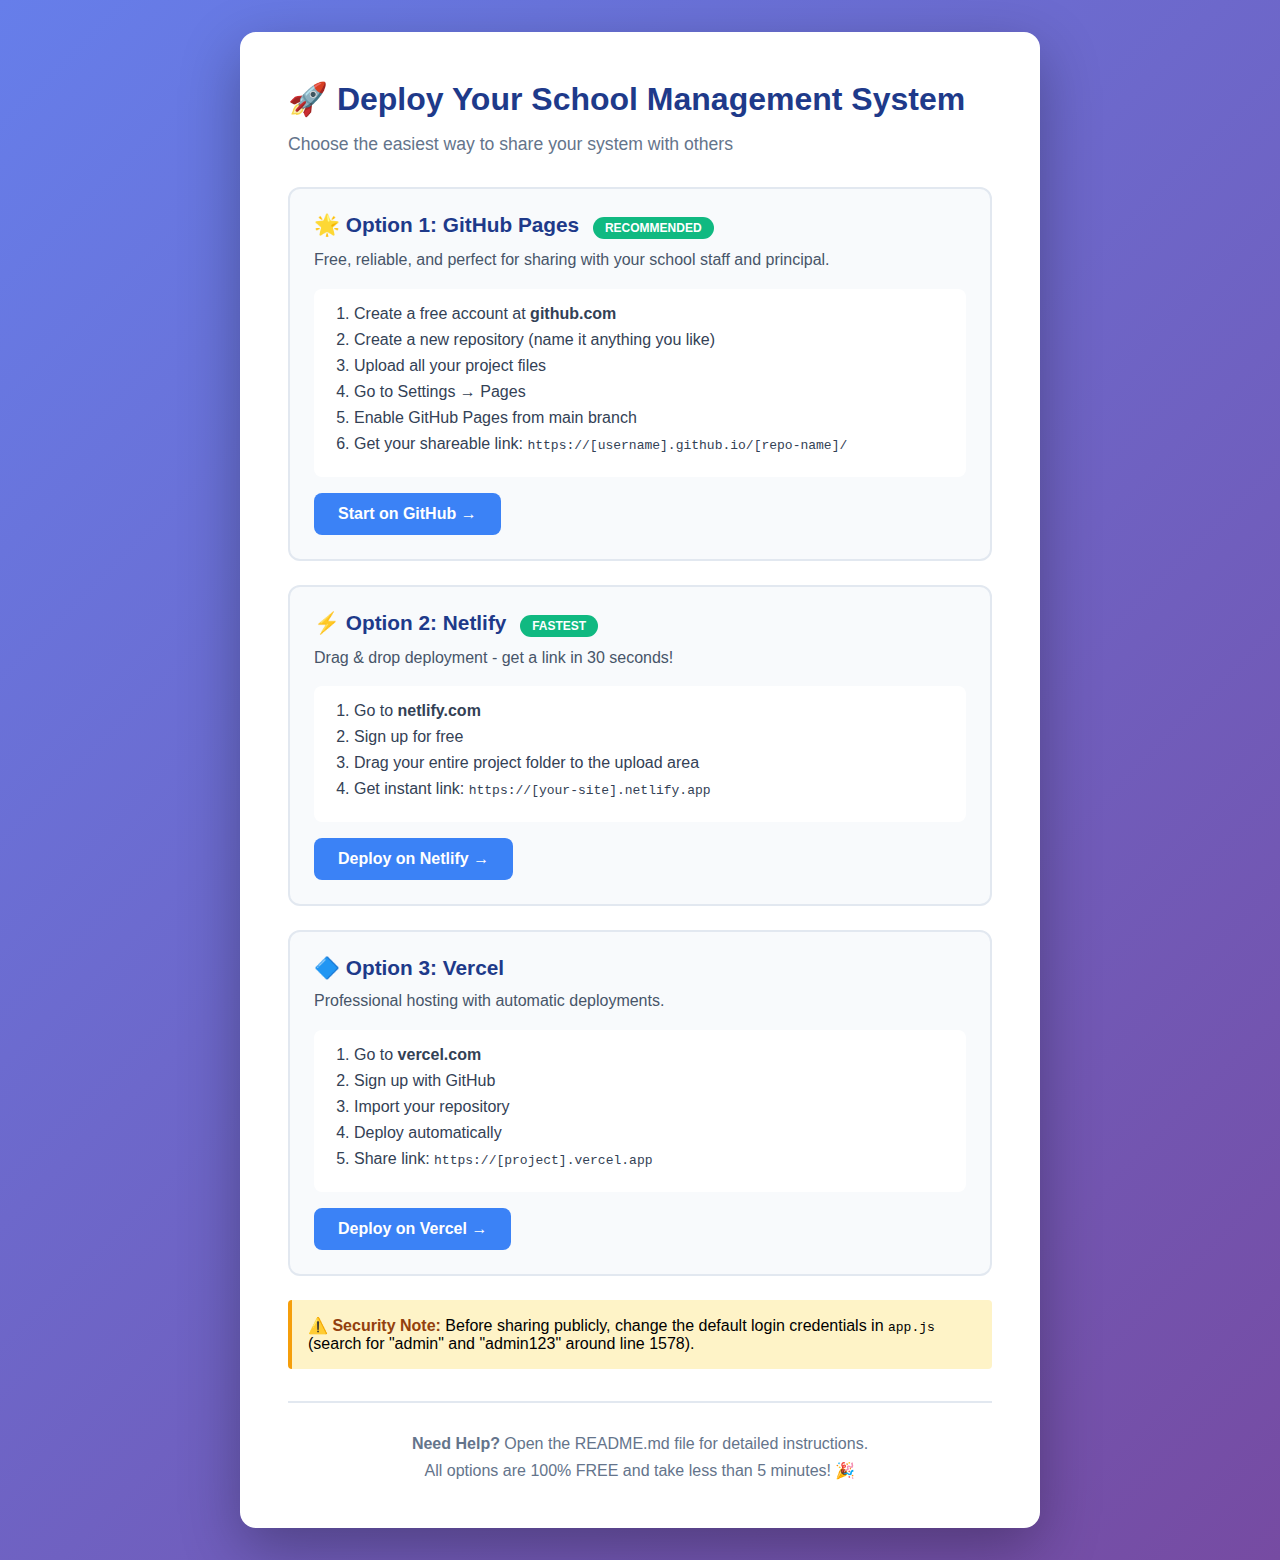
<file: DEPLOY.html>
<!DOCTYPE html>
<html lang="en">

<head>
    <meta charset="UTF-8">
    <meta name="viewport" content="width=device-width, initial-scale=1.0">
    <title>Deploy Guide - Baidoa School System</title>
    <style>
        * {
            margin: 0;
            padding: 0;
            box-sizing: border-box;
        }

        body {
            font-family: 'Segoe UI', Tahoma, Geneva, Verdana, sans-serif;
            background: linear-gradient(135deg, #667eea 0%, #764ba2 100%);
            min-height: 100vh;
            display: flex;
            align-items: center;
            justify-content: center;
            padding: 2rem;
        }

        .container {
            background: white;
            border-radius: 16px;
            padding: 3rem;
            max-width: 800px;
            box-shadow: 0 20px 60px rgba(0, 0, 0, 0.3);
        }

        h1 {
            color: #1e3a8a;
            margin-bottom: 1rem;
            font-size: 2rem;
        }

        .subtitle {
            color: #64748b;
            margin-bottom: 2rem;
            font-size: 1.1rem;
        }

        .option {
            background: #f8fafc;
            border: 2px solid #e2e8f0;
            border-radius: 12px;
            padding: 1.5rem;
            margin-bottom: 1.5rem;
            transition: all 0.3s;
        }

        .option:hover {
            border-color: #3b82f6;
            transform: translateY(-2px);
            box-shadow: 0 4px 12px rgba(59, 130, 246, 0.2);
        }

        .option h2 {
            color: #1e3a8a;
            margin-bottom: 0.5rem;
            font-size: 1.3rem;
        }

        .option p {
            color: #475569;
            margin-bottom: 1rem;
            line-height: 1.6;
        }

        .steps {
            background: white;
            padding: 1rem;
            border-radius: 8px;
            margin-top: 1rem;
        }

        .steps ol {
            margin-left: 1.5rem;
        }

        .steps li {
            margin-bottom: 0.5rem;
            color: #334155;
        }

        .btn {
            display: inline-block;
            background: #3b82f6;
            color: white;
            padding: 0.75rem 1.5rem;
            border-radius: 8px;
            text-decoration: none;
            font-weight: 600;
            transition: all 0.3s;
            margin-top: 1rem;
        }

        .btn:hover {
            background: #2563eb;
            transform: translateY(-2px);
        }

        .badge {
            display: inline-block;
            background: #10b981;
            color: white;
            padding: 0.25rem 0.75rem;
            border-radius: 12px;
            font-size: 0.75rem;
            font-weight: 600;
            margin-left: 0.5rem;
        }

        .warning {
            background: #fef3c7;
            border-left: 4px solid #f59e0b;
            padding: 1rem;
            margin: 1.5rem 0;
            border-radius: 4px;
        }

        .warning strong {
            color: #92400e;
        }
    </style>
</head>

<body>
    <div class="container">
        <h1>🚀 Deploy Your School Management System</h1>
        <p class="subtitle">Choose the easiest way to share your system with others</p>

        <div class="option">
            <h2>🌟 Option 1: GitHub Pages <span class="badge">RECOMMENDED</span></h2>
            <p>Free, reliable, and perfect for sharing with your school staff and principal.</p>
            <div class="steps">
                <ol>
                    <li>Create a free account at <strong>github.com</strong></li>
                    <li>Create a new repository (name it anything you like)</li>
                    <li>Upload all your project files</li>
                    <li>Go to Settings → Pages</li>
                    <li>Enable GitHub Pages from main branch</li>
                    <li>Get your shareable link: <code>https://[username].github.io/[repo-name]/</code></li>
                </ol>
            </div>
            <a href="https://github.com/new" target="_blank" class="btn">Start on GitHub →</a>
        </div>

        <div class="option">
            <h2>⚡ Option 2: Netlify <span class="badge">FASTEST</span></h2>
            <p>Drag & drop deployment - get a link in 30 seconds!</p>
            <div class="steps">
                <ol>
                    <li>Go to <strong>netlify.com</strong></li>
                    <li>Sign up for free</li>
                    <li>Drag your entire project folder to the upload area</li>
                    <li>Get instant link: <code>https://[your-site].netlify.app</code></li>
                </ol>
            </div>
            <a href="https://app.netlify.com/drop" target="_blank" class="btn">Deploy on Netlify →</a>
        </div>

        <div class="option">
            <h2>🔷 Option 3: Vercel</h2>
            <p>Professional hosting with automatic deployments.</p>
            <div class="steps">
                <ol>
                    <li>Go to <strong>vercel.com</strong></li>
                    <li>Sign up with GitHub</li>
                    <li>Import your repository</li>
                    <li>Deploy automatically</li>
                    <li>Share link: <code>https://[project].vercel.app</code></li>
                </ol>
            </div>
            <a href="https://vercel.com/new" target="_blank" class="btn">Deploy on Vercel →</a>
        </div>

        <div class="warning">
            <strong>⚠️ Security Note:</strong> Before sharing publicly, change the default login credentials in
            <code>app.js</code> (search for "admin" and "admin123" around line 1578).
        </div>

        <div
            style="margin-top: 2rem; padding-top: 2rem; border-top: 2px solid #e2e8f0; text-align: center; color: #64748b;">
            <p><strong>Need Help?</strong> Open the README.md file for detailed instructions.</p>
            <p style="margin-top: 0.5rem;">All options are 100% FREE and take less than 5 minutes! 🎉</p>
        </div>
    </div>
</body>

</html>
</file>
